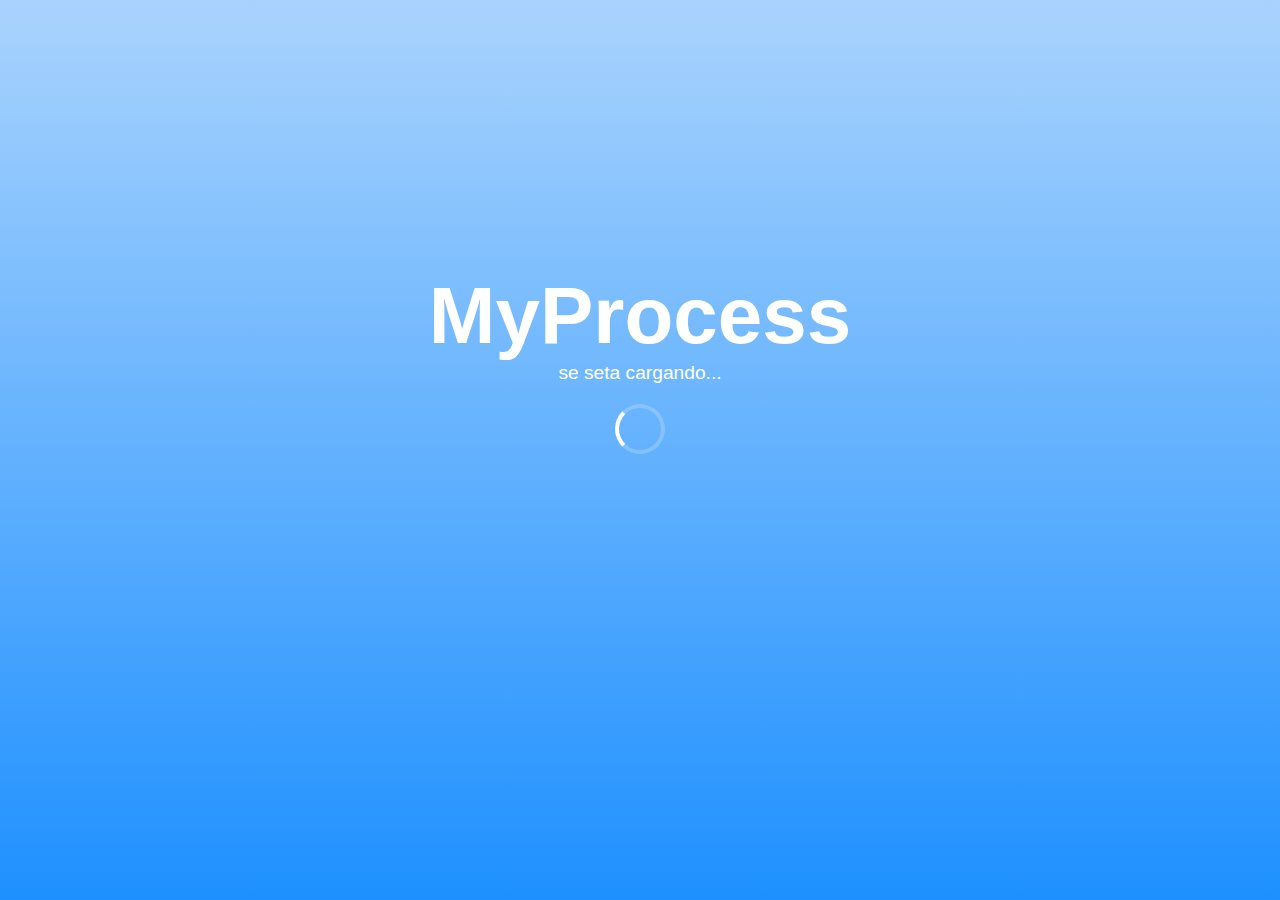
<file: index.html>
<!DOCTYPE html>
<html lang="es">
<head>
    <meta charset="UTF-8">
    <meta name="viewport" content="width=device-width, initial-scale=1.0, maximum-scale=1.0, user-scalable=no"/>
    <meta http-equiv="X-UA-Compatible" content="ie=edge">
    <title>Document</title>
    <link rel="stylesheet" href="style/index.css">
</head>
<body>
    <main class="container">
        <h1 class="app-title">MyProcess</h1>
        <p>se seta cargando...</p>
        <div class="loader"></div>
    </main>
    <!-- scripts -->
    <script src="js/index.js"></script>
</body>
</html>
</file>
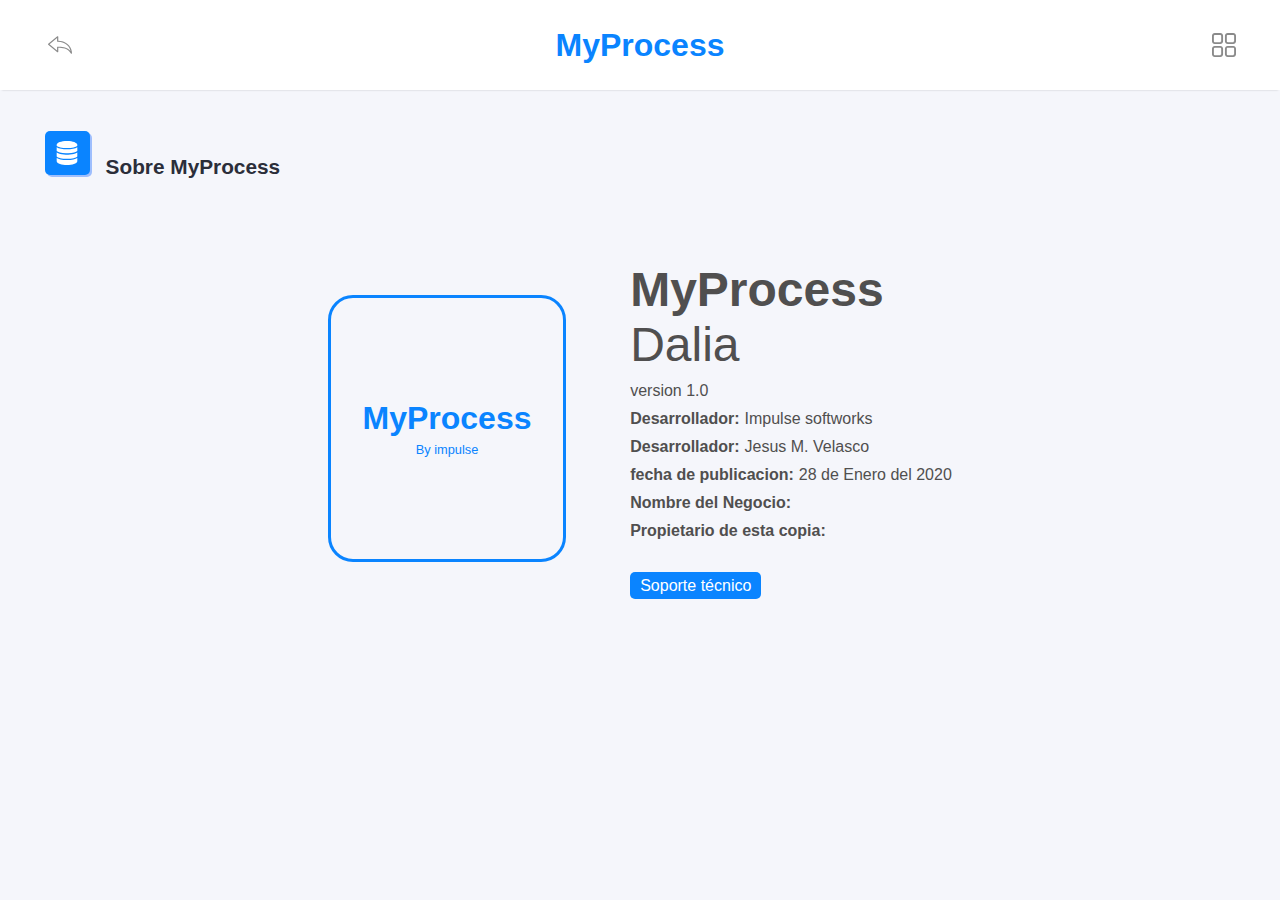
<file: about.html>
<!DOCTYPE html>
<html lang="es">
<head>
    <meta charset="UTF-8">
    <meta name="viewport" content="width=device-width, initial-scale=1.0, maximum-scale=1.0, user-scalable=no"/>
    <meta http-equiv="X-UA-Compatible" content="ie=edge">
    <title>MyProcess</title>
    <link rel="stylesheet" href="style/panel.css">
    <link rel="stylesheet" href="style/componentes.css">
    <!-- <link rel="stylesheet" href="style/backups.css"> -->
    <link rel="stylesheet" href="style/darkmode.css">
</head>
<body id="body">
    <!-- nav -->
    <nav class="navigation">
        <div class="navigation-division left">
            <button class="button mr" id="back"><img class="icon" src="assets/icons/previous.svg" alt=""></button>
        </div>
        <div class="navigation-division center">
            <h1 class="app-title">MyProcess</h1>
        </div>
        <div class="navigation-division rigth">
            <button class="button ml" id="menu"><img class="icon" src="assets/icons/menu.svg" alt=""></button>
        </div>
    </nav>
    <!-- lineproduction -->
    <main class="container">
        <!-- toolbar -->
        <div class="tool-bar">
            <div class="left div-50">
                <button class="button bkg-blue"><img src="assets/icons/database.svg" alt="" class="icon"></button>
                <div class="info">
                    <h2 class="sub-title">Sobre MyProcess</h2>
                    <!-- <p><span id="counter-g"></span> items</p> -->
                </div>
            </div>
            <div class="rigth div-50">
                <!-- <div class="search-container"> -->
                    <!-- <input type="text" name="" id="finder" placeholder="Search">                -->
                    <!-- <button class="button mr-small"><img class="icon" src="assets/icons/loupe.svg" alt=""></button>  -->
                <!-- </div> -->
            </div>
        </div>
        <div class="about-container">
            <div class="wrap">
                <section class="logo-container-left">
                        <div class="logo-container">
                            <p class="app-name">MyProcess</p>
                            <sub>By <span>impulse</span></sub>
                        </div>
                    </section>
                    <section class="info-container-right">
                    <p class="assing name"><span>MyProcess</span> Dalia</p>
                    <p class="assing version">version 1.0</p>
                    <p class="assing desarrollador"><span>Desarrollador:</span>Impulse softworks</p>
                    <p class="assing desarrollador"><span>Desarrollador:</span>Jesus M. Velasco</p>
                    <p class="assing fecha"><span>fecha de publicacion:</span>28 de Enero del 2020</p>
                    <p class="assing administrador"><span>Nombre del Negocio:</span><span id="nameStore"></span></p>
                    <p class="assing dueno"><span>Propietario de esta copia:</span><span id="adminStore"></span></p>
                    <section class="info">
                        <a href="#" id="support">Soporte técnico</a>
                        </section>
                    </section>
                </div>
        </div>
    </main>
     <!-- menu -->
     <nav class="overlay-menu" id="overlay">
            <div class="popup-menu" id="popup">
                <div class="link-container">
                    <a href="panel.html" class="link">Lineproduction</a> 
                 </div>
                 <div class="link-container">
                     <a href="lists.html" class="link">Listas</a>
                 </div>
                 <div class="link-container">
                     <a href="backup.html =" class="link">Respaldos</a>
                 </div>
                 <div class="link-container">
                    <a href="configurations.html" class="link">Configuracion</a>
                </div>
                 <div class="link-container">
                     <a href="about.html" class="link here">Sobre MyProcess</a>
                 </div>
                <div class=" no-border-bottom">
                    <button class="close" id="cerrar">Cerrar</button>
                </div>
            </div>
    </nav>
    <div class="overlay-delete" id="overlay-confirm">
        <div class="popup-delete" id="popConfirm">
            <section class="title-container">
                <p class="title">Soporte técnico</p>
            </section>
            <section class="description-container" style="flex-direction: column;">
                <p class="description">Para recibir soporte técnico sobre esta aplicación o cualquier otra de impulse por favor póngase en contacto con el desarrollador <b>Jesús Velasco</b>:</p>
                <p class="descripcion" style="font-size: 2rem; font-weight: lighter; color: dodgerblue; user-select: auto;">626 108 9114</p>
            </section>
            <section class="buttons-container">
                <button id="closePopupConfirm" style="width: 100%; border-right: none;">Cancelar</button>
                <!-- <a id="actionRespaldad">Aceptar</a> -->
            </section>
        </div>
    </div>
    <!-- scripts -->
    <script src="js/about.js"></script>
</body>
</html>
</file>
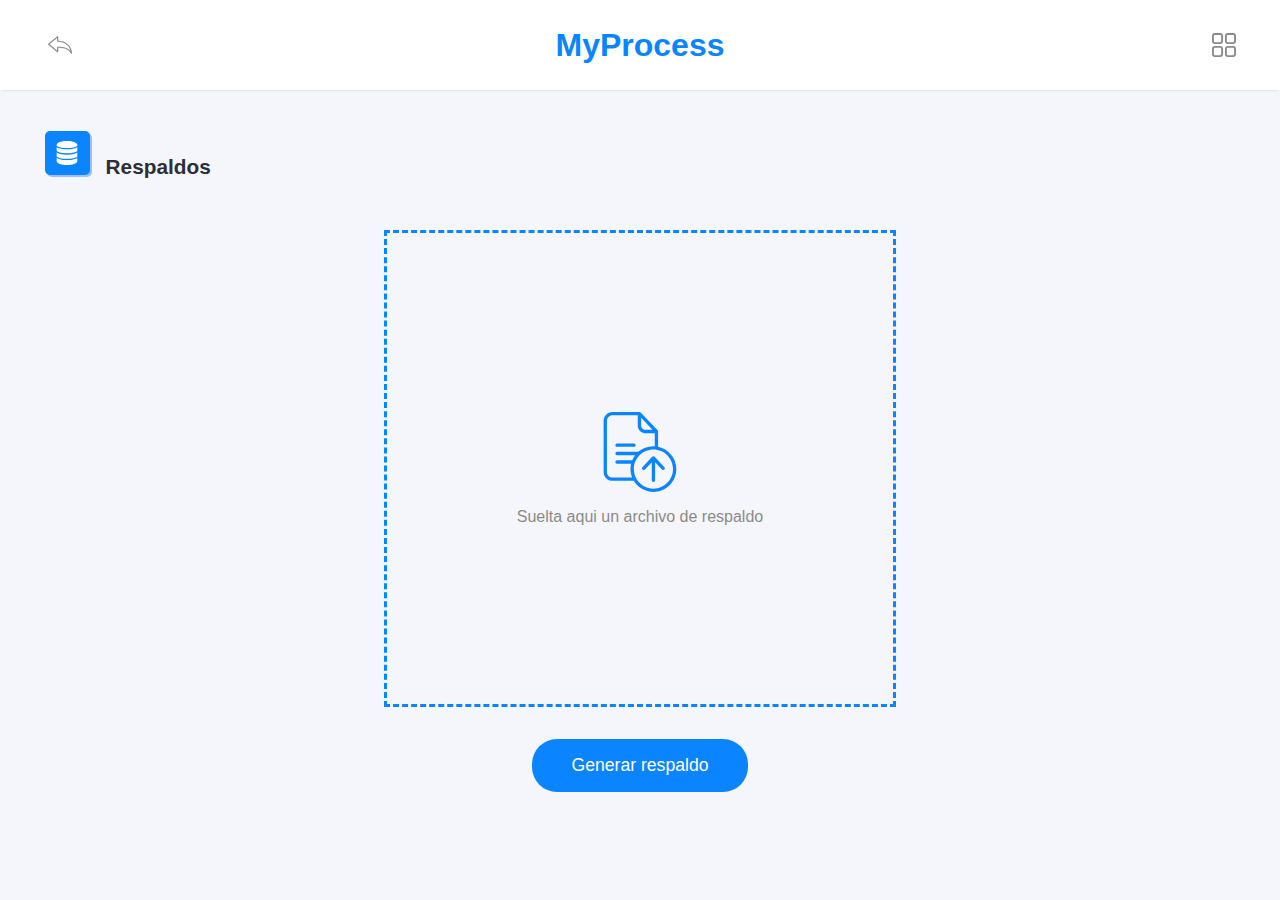
<file: backup.html>
<!DOCTYPE html>
<html lang="es">
<head>
    <meta charset="UTF-8">
    <meta name="viewport" content="width=device-width, initial-scale=1.0, maximum-scale=1.0, user-scalable=no"/>
    <meta http-equiv="X-UA-Compatible" content="ie=edge">
    <title>MyProcess</title>
    <link rel="stylesheet" href="style/panel.css">
    <link rel="stylesheet" href="style/componentes.css">
    <link rel="stylesheet" href="style/backups.css">
    <link rel="stylesheet" href="style/darkmode.css">
</head>
<body id="body">
    <!-- nav -->
    <nav class="navigation">
        <div class="navigation-division left">
            <button class="button mr" id="back"><img class="icon" src="assets/icons/previous.svg" alt=""></button>
        </div>
        <div class="navigation-division center">
            <h1 class="app-title">MyProcess</h1>
        </div>
        <div class="navigation-division rigth">
            <button class="button ml" id="menu"><img class="icon" src="assets/icons/menu.svg" alt=""></button>
        </div>
    </nav>
    <!-- lineproduction -->
    <main class="container">
        <!-- toolbar -->
        <div class="tool-bar">
            <div class="left div-50">
                <button class="button bkg-blue"><img src="assets/icons/database.svg" alt="" class="icon"></button>
                <div class="info">
                    <h2 class="sub-title">Respaldos</h2>
                    <!-- <p><span id="counter-g"></span> items</p> -->
                </div>
            </div>
            <div class="rigth div-50">
                <!-- <div class="search-container"> -->
                    <!-- <input type="text" name="" id="finder" placeholder="Search">                -->
                    <!-- <button class="button mr-small"><img class="icon" src="assets/icons/loupe.svg" alt=""></button>  -->
                <!-- </div> -->
            </div>
        </div>
        <!-- backups -->
        <div class="backups-container">
            <input type="file" name="file" id="file">
            <div class="drop-zone" id="drop-zone">
                <img src="assets/icons/file.svg" alt="" class="img-size rebote">
                <p class="text-description">Suelta aqui un archivo de respaldo</p>
            </div>
            <button class="btn-upload" id="backup">Generar respaldo</button>
        </div>
    </main>
     <!-- menu -->
     <nav class="overlay-menu" id="overlay">
            <div class="popup-menu" id="popup">
                <div class="link-container">
                    <a href="panel.html" class="link">Lineproduction</a> 
                 </div>
                 <div class="link-container">
                     <a href="lists.html" class="link">Listas</a>
                 </div>
                 <div class="link-container">
                     <a href="backup.html" class="link here">Respaldos</a>
                 </div>
                 <div class="link-container">
                    <a href="configurations.html" class="link">Configuracion</a>
                </div>
                 <div class="link-container">
                     <a href="about.html" class="link">Sobre MyProcess</a>
                 </div>
                <div class=" no-border-bottom">
                    <button class="close" id="cerrar">Cerrar</button>
                </div>
            </div>
    </nav>
      <!-- error modal window -->
      <div class="overlay-alert" id="errOverlay">
        <div class="popup-alert" id="errPop">
            <section class="title-container">
                <p class="title">Alert</p>
            </section>
            <section class="description-container">
                <p class="description" id="mensaje"></p>
            </section>
            <section class="buttons-container">
                <button id="closePopupAlert">Aceptar</button>
            </section>
        </div>
    </div>
    <!-- backup product window -->
    <div class="overlay-delete" id="overlay-backup">
        <div class="popup-delete" id="popBackup">
            <section class="title-container">
                <p class="title">Respaldar</p>
            </section>
            <section class="description-container">
                <p class="description">Estas a punto de respaldar la base de datos. Estas seguro?</p>
            </section>
            <section class="printer">
                    <input type="text" id="filename" placeholder="Nombre del archivo (No necesario)" class="input-r">
            </section>
            <section class="buttons-container">
                <button id="closePopupBackup">Cancelar</button>
                <a id="actionBackup">Aceptar</a>
            </section>
        </div>
    </div>
    <!-- confirm -->
    <div class="overlay-delete" id="overlay-confirm">
        <div class="popup-delete" id="popConfirm">
            <section class="title-container">
                <p class="title">Cargar respaldo</p>
            </section>
            <section class="description-container">
                <p class="description">Estas a punto de cargar un respaldo. Estas seguro?</p>
            </section>
            <section class="buttons-container">
                <button id="closePopupConfirm">Cancelar</button>
                <a id="actionRespaldad">Aceptar</a>
            </section>
        </div>
    </div>
    <!-- scripts -->
    <script src="js/backups.js"></script>
</body>
</html>
</file>
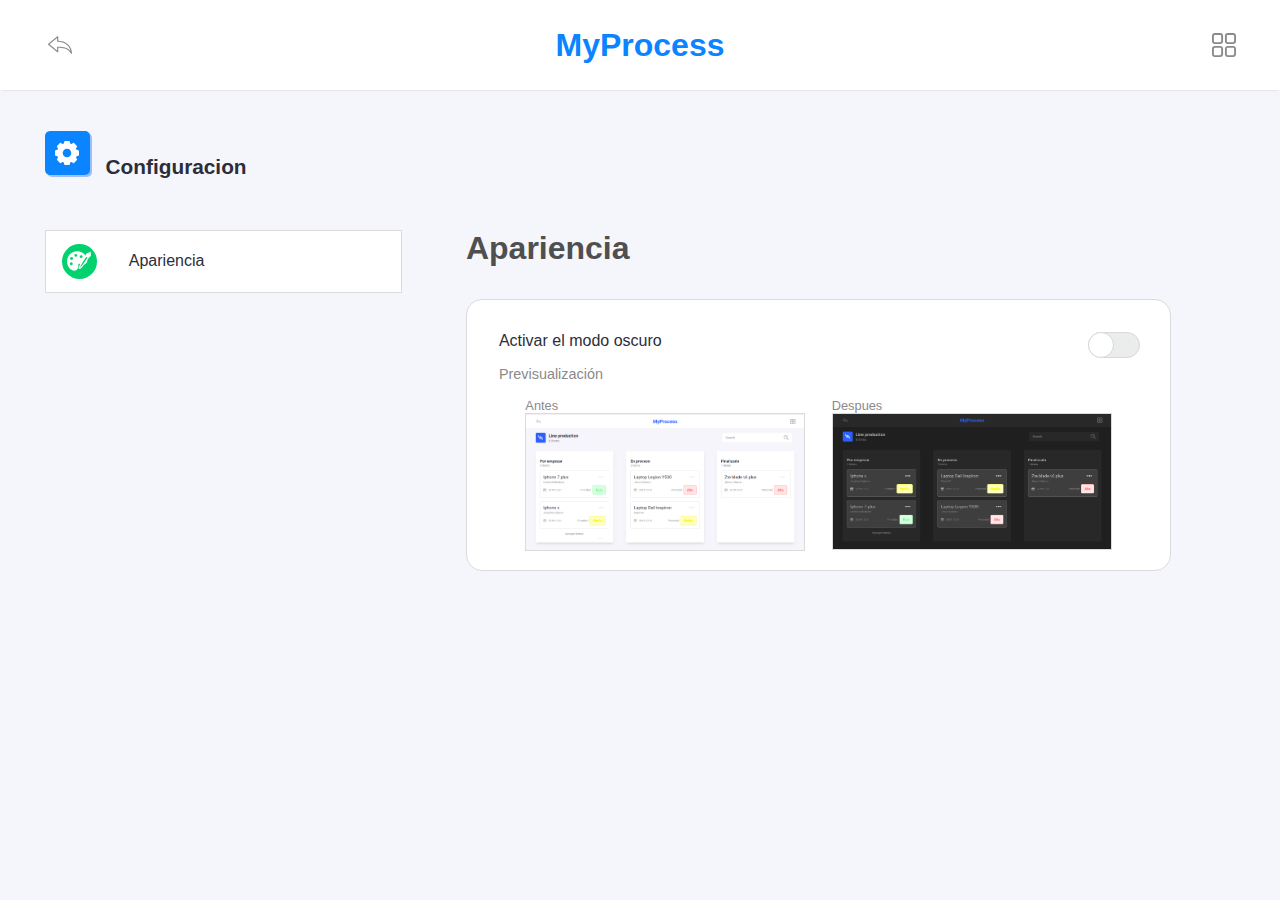
<file: configurations.html>
<!DOCTYPE html>
<html lang="es">
<head>
    <meta charset="UTF-8">
    <meta name="viewport" content="width=device-width, initial-scale=1.0, maximum-scale=1.0, user-scalable=no"/>
    <meta http-equiv="X-UA-Compatible" content="ie=edge">
    <title>MyProcess</title>
    <link rel="stylesheet" href="style/darkmode.css">
    <link rel="stylesheet" href="style/panel.css">
    <link rel="stylesheet" href="style/componentes.css">
    <link rel="stylesheet" href="style/configurations.css">
</head>
<body id="body"> 
    <!-- nav -->
    <nav class="navigation">
        <div class="navigation-division left">
            <button class="button mr" id="back"><img class="icon" src="assets/icons/previous.svg" alt=""></button>
        </div>
        <div class="navigation-division center">
            <h1 class="app-title">MyProcess</h1>
        </div>
        <div class="navigation-division rigth">
            <button class="button ml" id="menu"><img class="icon" src="assets/icons/menu.svg" alt=""></button>
        </div>
    </nav>
    <!-- lists -->
    <main class="container-configs container">
        <!-- toolbar -->
        <div class="tool-bar">
            <div class="left div-50">
                <button class="button bkg-blue"><img src="assets/icons/gear.svg" alt="" class="icon"></button>
                <div class="info">
                    <h2 class="sub-title">Configuracion</h2>
                    <!-- <p><span id="counter-g"></span> items</p> -->
                </div>
                <!-- <div id="tools" class="tools">
                    <button class="btnRestore" id="restore">Restaurar</button>
                </div> -->
            </div>
            <div class="rigth div-50">
                <div class="search-container">
                        <!-- <input type="text" name="" id="finder" placeholder="Search">                -->
                    <!-- <button class="button mr-small"><img class="icon" src="assets/icons/loupe.svg" alt=""></button>  -->
                </div>
            </div>
        </div>
        <!-- <div class="tabs-container" id="tabs">
            <button class="select-tab" id="all">Todo</button>
            <button id="to-do">Por empezar</button>
            <button id="doing">En proceso</button>
            <button id="done">Finalizado</button>
            <button id="processed">Procesados</button>
            <button id="recycleBin">Borrado</button>
        </div> -->
        <div class="configs-container">
            <aside class="configurations">
                <div class="config-section">
                    <div class="indicator"></div>
                    <div class="icon-tab green">
                        <img class="img-icon" src="assets/icons/art.svg" alt="">
                    </div>
                    <div class="name-section">Apariencia</div>
                </div>
                <!-- <div class="config-section">
                    <div class="indicator"></div>
                    <div class="icon-tab red">
                        <img class="img-icon" src="assets/icons/rocket.svg" alt="">
                    </div>
                    <div class="name-section">General</div>
                </div>
                <div class="config-section">
                    <div class="indicator"></div>
                    <div class="icon-tab">
                        <img class="img-icon" src="assets/icons/info.svg" alt="">
                    </div>
                    <div class="name-section">Sobre MyProcess</div>
                </div> -->
            </aside>
            <div class="options-container">
                <div class="options">
                    <div class="section-title">Apariencia</div>
                    <div class="option">
                        <div class="top">
                            <div class="description-option">Activar el modo oscuro</div>
                            <div class="check">
                                <input type='checkbox' class='ios8-switch' id='checkbox'>
                                <label for='checkbox'></label>
                            </div>
                        </div>
                        <div class="preview">
                            <div class="sub-title-option">Previsualización</div>
                            <div class="caputures-section">
                                <div class="capture">Antes<img src="assets/img/screenshot.png" alt=""></div>
                                <div class="capture">Despues<img src="assets/img/capturadarkmode.png" alt=""></div>
                            </div>
                        </div>
                    </div>
                    <!-- <div class="option">
                        <div class="top">
                            <div class="description-option">Activar el modo translúcido</div>
                            <div class="check">
                                <input type='checkbox' class='ios8-switch' id='checkbox'>
                                <label for='checkbox'></label>
                            </div>
                        </div>
                        <div class="preview">
                            <div class="sub-title-option">Previsualización</div>
                            <div class="caputures-section">
                                <div class="capture">Antes<img src="assets/img/screenshot.png" alt=""></div>
                                <div class="capture">Despues<img src="assets/img/screenshot.png" alt=""></div>
                            </div>
                        </div>
                    </div> -->
                </div>

            </div>
        </div>
    </main>
     <!-- menu -->
     <nav class="overlay-menu" id="overlay">
            <div class="popup-menu" id="popup">
                <div class="link-container">
                    <a href="panel.html" class="link">Lineproduction</a> 
                 </div>
                 <div class="link-container">
                     <a href="lists.html" class="link">Listas</a>
                 </div>
                 <div class="link-container">
                     <a href="backup.html" class="link">Respaldos</a>
                 </div>
                 <div class="link-container">
                    <a href="configurations.html" class="link here">Configuracion</a>
                </div>
                 <div class="link-container">
                     <a href="about.html" class="link">Sobre MyProcess</a>
                 </div>
                <div class=" no-border-bottom">
                    <button class="close" id="cerrar">Cerrar</button>
                </div>
            </div>
    </nav>
   

    <!-- scripts -->
    <script src="js/config.js"></script>
</body>
</html>
</file>
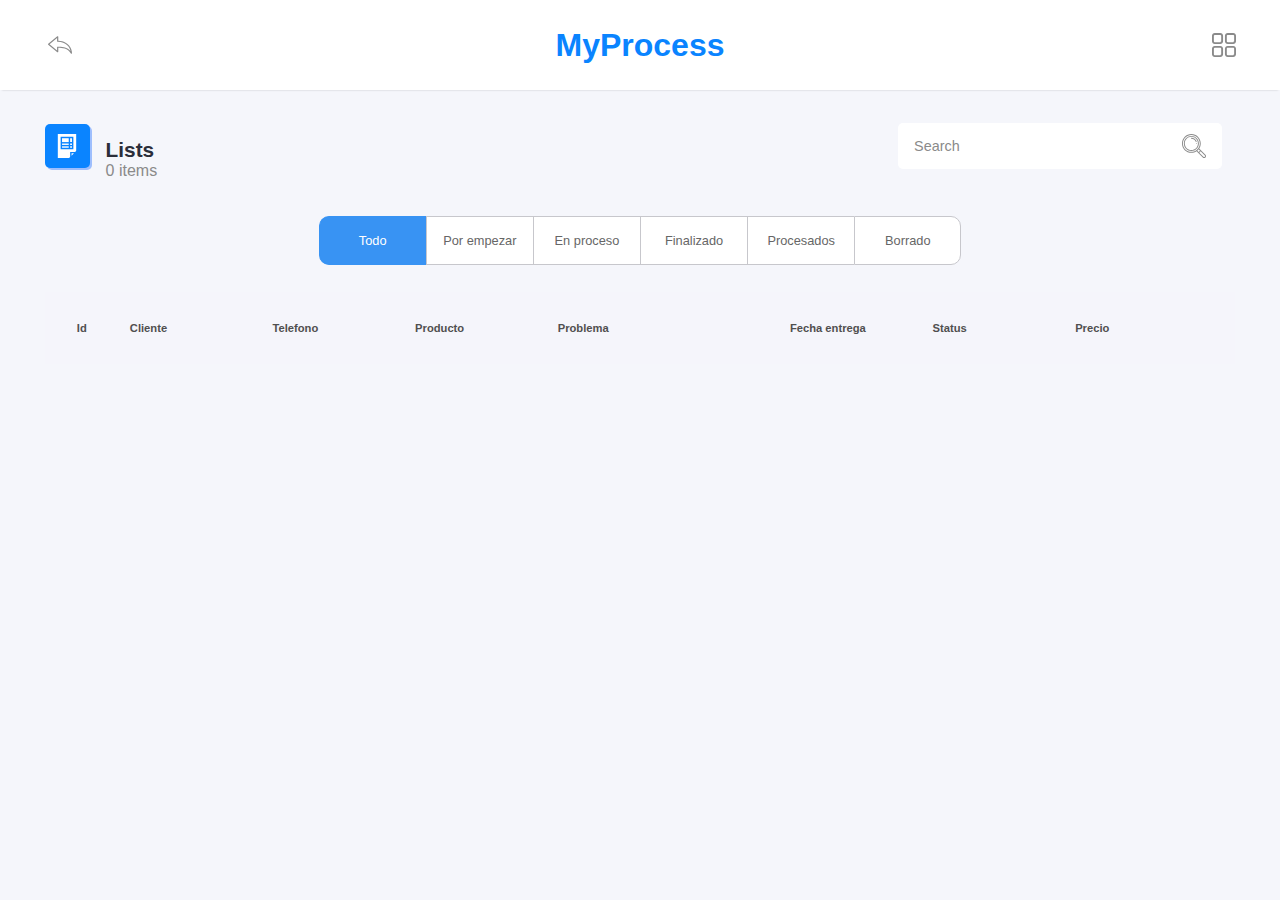
<file: lists.html>
<!DOCTYPE html>
<html lang="es">
<head>
    <meta charset="UTF-8">
    <meta name="viewport" content="width=device-width, initial-scale=1.0, maximum-scale=1.0, user-scalable=no"/>
    <meta http-equiv="X-UA-Compatible" content="ie=edge">
    <title>MyProcess</title>
    <link rel="stylesheet" href="assets/dragula/dragula.css">
    <link rel="stylesheet" href="style/panel.css">
    <link rel="stylesheet" href="style/componentes.css">
    <link rel="stylesheet" href="style/darkmode.css">
</head>
<body id="body">
    <!-- nav -->
    <nav class="navigation">
        <div class="navigation-division left">
            <button class="button mr" id="back"><img class="icon" src="assets/icons/previous.svg" alt=""></button>
        </div>
        <div class="navigation-division center">
            <h1 class="app-title">MyProcess</h1>
        </div>
        <div class="navigation-division rigth">
            <button class="button ml" id="menu"><img class="icon" src="assets/icons/menu.svg" alt=""></button>
        </div>
    </nav>
    <!-- lists -->
    <main class="container">
        <!-- toolbar -->
        <div class="tool-bar">
            <div class="left div-50">
                <button class="button bkg-blue"><img src="assets/icons/spreadsheet.svg" alt="" class="icon"></button>
                <div class="info">
                    <h2 class="sub-title">Lists</h2>
                    <p><span id="counter-g"></span> items</p>
                </div>
                <div id="tools" class="tools">
                    <button class="btnRestore" id="restore">Restaurar</button>
                </div>
            </div>
            <div class="rigth div-50">
                <div class="search-container">
                        <input type="text" name="" id="finder" placeholder="Search">               
                    <button class="button mr-small"><img class="icon" src="assets/icons/loupe.svg" alt=""></button> 
                </div>
            </div>
        </div>
        <div class="tabs-container" id="tabs">
            <button class="select-tab" id="all">Todo</button>
            <button id="to-do">Por empezar</button>
            <button id="doing">En proceso</button>
            <button id="done">Finalizado</button>
            <button id="processed">Procesados</button>
            <button id="recycleBin">Borrado</button>
        </div>
        <div class="table-container">
            <div class="table-header">
                <div class="col-name">Id</div>
                <div class="col-name">Cliente</div>
                <div class="col-name">Telefono</div>
                <div class="col-name">Producto</div>
                <div class="col-name">Problema</div>
                <div class="col-name">Fecha entrega</div>
                <div class="col-name">Status</div>
                <div class="col-name">Precio</div>
            </div>
            <div class="table-body" id="table-body">
                <!-- insert -->
                
            </div>
        </div>
    </main>
     <!-- menu -->
     <nav class="overlay-menu" id="overlay">
            <div class="popup-menu" id="popup">
                <div class="link-container">
                    <a href="panel.html" class="link">Lineproduction</a> 
                 </div>
                 <div class="link-container">
                     <a href="lists.html" class="link here">Listas</a>
                 </div>
                 <div class="link-container">
                     <a href="backup.html" class="link">Respaldos</a>
                 </div>
                 <div class="link-container">
                    <a href="configurations.html" class="link">Configuracion</a>
                </div>
                 <div class="link-container">
                     <a href="about.html" class="link">Sobre MyProcess</a>
                 </div>
                <div class=" no-border-bottom">
                    <button class="close" id="cerrar">Cerrar</button>
                </div>
            </div>
    </nav>
    <!-- options card -->
    <!-- Add Product modal window-->

    <!-- error modal window -->
    <div class="overlay-alert" id="errOverlay">
        <div class="popup-alert" id="errPop">
            <section class="title-container">
                <p class="title">Alert</p>
            </section>
            <section class="description-container">
                <p class="description" id="mensaje"></p>
            </section>
            <section class="buttons-container">
                <button id="closePopupAlert">Aceptar</button>
            </section>
        </div>
    </div>
    <!-- show info window -->
    <!-- edit product window -->

    <!-- restore product window -->
    <div class="overlay-delete" id="overlay-restore">
        <div class="popup-delete" id="popRestore">
            <section class="title-container">
                <p class="title">Restaurar</p>
            </section>
            <section class="description-container">
                <p class="description">Estas a punto de restaurar este elemento. Se visualizara de nuevo en el area "Por empezar". Estas seguro?</p>
            </section>
            <!-- <section class="printer"> -->
                <!-- <div class="label"> -->
                    <!-- <p class="lebel-item">Generar Ticket</p> -->
                <!-- </div> -->
                <!-- <div class="check"> -->
                        <!-- <input type='checkbox' class='ios8-switch' id='checkbox-1'> -->
                        <!-- <label for='checkbox-1'></label> -->
           <!--      </div> -->
            <!-- </section> -->
            <section class="buttons-container">
                <button id="closePopupRestore">Cancelar</button>
                <button id="actionRestore">Aceptar</button>
            </section>
        </div>
    </div>
    <!-- process  window-->

    <!-- print window  -->

    <!-- scripts -->
    <script src="js/lists.js"></script>
</body>
</html>
</file>
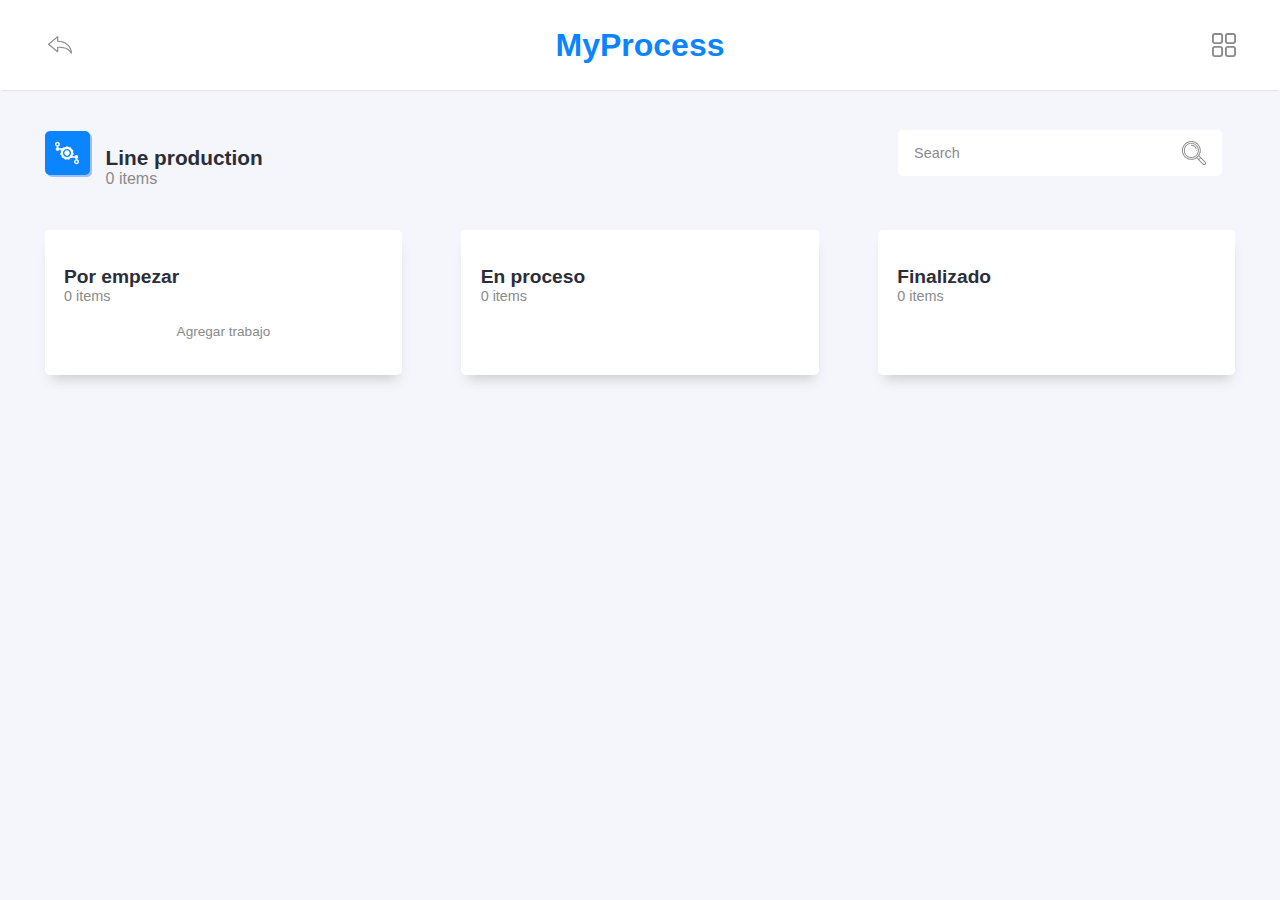
<file: panel.html>
<!DOCTYPE html>
<html lang="es">
<head>
    <meta charset="UTF-8">
    <meta name="viewport" content="width=device-width, initial-scale=1.0, maximum-scale=1.0, user-scalable=no"/>
    <meta http-equiv="X-UA-Compatible" content="ie=edge">
    <title>MyProcess</title>
    <link rel="stylesheet" href="assets/dragula/dragula.css">
    <link rel="stylesheet" href="style/panel.css">
    <link rel="stylesheet" href="style/componentes.css">
    <link rel="stylesheet" href="style/darkmode.css">
</head>
<body id="body">
    <!-- nav -->
    <nav class="navigation">
        <div class="navigation-division left">
            <button class="button mr" id="back"><img class="icon" src="assets/icons/previous.svg" alt=""></button>
        </div>
        <div class="navigation-division center">
            <h1 class="app-title">MyProcess</h1>
        </div>
        <div class="navigation-division rigth">
            <button class="button ml" id="menu"><img class="icon" src="assets/icons/menu.svg" alt=""></button>
        </div>
    </nav>
    <!-- lineproduction -->
    <main class="container">
        <!-- toolbar -->
        <div class="tool-bar">
            <div class="left div-50">
                <button class="button bkg-blue"><img src="assets/icons/assembly.svg" alt="" class="icon"></button>
                <div class="info">
                    <h2 class="sub-title">Line production</h2>
                    <p><span id="counter-g"></span> items</p>
                </div>
            </div>
            <div class="rigth div-50">
                <div class="search-container">
                        <input type="text" name="" id="finder" placeholder="Search">               
                    <button class="button mr-small"><img class="icon" src="assets/icons/loupe.svg" alt=""></button> 
                </div>
            </div>
        </div>
        <div class="tasks-app" id="main-zone">
            <!-- por empezar -->
            <div class="cards-container">
                <div class="top">
                    <div class="container-description">
                            <h3 class="list-title">Por empezar</h3>
                            <p class="list-subtitle"><span id="to-do-number"></span> items</p>
                    </div>
                    <!-- <button class="button"><img src="assets/icons/context-menu.svg" alt="" class="icon"></button> -->
                </div>
                <div class="center" id="to-do" class="todo">
                    <!-- <div class="card-job">
                        <div class="indicator"></div>
                        <div class="description-card">
                                <div class="title-card">
                                    <p class="name-product-card">Producto</p>
                                    <button class="button"><img src="assets/icons/context-menu.svg" alt="" class="icon"></button>

                                </div>
                                <div class="client">Jeus Velasco</div>                      
                        </div>
                        <div class="more-info-card">
                            <div class="tasks">
                                <img class="icon" src="assets/icons/office-clip.svg" alt="">
                                <p class="number-of-task">1</p>
                            </div> 
                            <div class="prioridad">
                                <div class="p-item baja">B</div>
                                <div class="p-item media">M</div>
                                <div class="p-item alta">A</div>
                            </div>
                        </div>
                    </div> -->
                </div>
                <div class="bottom">
                    <button class="button" id='addElement'>Agregar trabajo</button>
                </div>
            </div>
            <!-- en proceso -->
            <div class="cards-container">
                <div class="top">
                    <div class="container-description">
                            <h3 class="list-title">En proceso</h3>
                            <p class="list-subtitle"><span id="doing-number"></span> items</p>
                    </div>
                    <!-- <button class="button"><img src="assets/icons/context-menu.svg" alt="" class="icon"></button> -->
                </div>
                <div class="center" id="doing">
                    
                </div>
                <!-- <div class="bottom">
                    <button class="button">Add a job</button>
                </div> -->
            </div>
            <!-- filalizado -->
            <div class="cards-container">
                <div class="top">
                    <div class="container-description">
                            <h3 class="list-title">Finalizado</h3>
                            <p class="list-subtitle"><span id="done-number"></span> items</p>
                    </div>
                    <!-- <button class="button"><img src="assets/icons/context-menu.svg" alt="" class="icon"></button> -->
                </div>
                <div class="center" id="done">
                   
                </div>
                <!-- <div class="bottom">
                    <button class="button">Add a job</button>
                </div> -->
            </div>
        </div>
    </main>
     <!-- menu -->
     <nav class="overlay-menu" id="overlay">
            <div class="popup-menu" id="popup">
                <div class="link-container">
                    <a href="panel.html" class="link here">Lineproduction</a> 
                 </div>
                 <div class="link-container">
                     <a href="lists.html" class="link">Listas</a>
                 </div>
                 <div class="link-container">
                     <a href="backup.html" class="link">Respaldos</a>
                 </div>
                 <div class="link-container">
                    <a href="configurations.html" class="link">Configuracion</a>
                </div>
                 <div class="link-container">
                     <a href="about.html" class="link">Sobre MyProcess</a>
                 </div>
                <div class=" no-border-bottom">
                    <button class="close" id="cerrar">Cerrar</button>
                </div>
            </div>
    </nav>
    <!-- options card -->
    <div class="overlay-options" id="overlay-options">
       <div class="popup-options" id="optionsPop">
            <!-- <section class="title-container">
                <p class="title">Opciones</p>
            </section> -->
            <section class="opinoes" id="options">
                <div class="link-container">
                    <a href="#" id="show" class="link">Ver</a> 
                 </div>
                 <div class="link-container">
                    <a href="#" id="edit" class="link">Editar</a> 
                 </div>
                 <div class="link-container">
                    <a href="#" id="delete" class="link red">Eliminar</a> 
                 </div>
                 <div class="link-container hidden " id="p-container">
                    <a href="#" id="proccess" class="ss link">$ Procesar</a> 
                 </div>
                </section>
            <section class="buttons-container">
                <button id="closePopupOptions">Cerrar</button>
            </section>
       </div>
    </div>
    <!-- Add Product modal window-->
    <div class="overlay-add" id="overlay-add">
        <div class="popup-add" id="popup-add">
            <h2>Registrar producto</h2>
            <div class="container-data">
                <div class="equipo-data">
                        <div class="container-top">
                            <div class="item">
                                <p class="legend">Datos equipo</p>
                                <input type="text" class="text" placeholder="Nombre del equipo" id="nombre_equipo"> 
                            </div>
                            <div class="item-charger">
                                <p class="legend">Cargador</p>
                                <div class="check">
                                    <input type='checkbox' class='ios8-switch' id='checkbox-1'>
                                    <label for='checkbox-1'></label>
                                </div>
                            </div>
                        </div>
                       
                        <textarea class="text-area" cols="30" rows="10" placeholder="Describa el problema del equipo" id="problemas_equipo"></textarea>
                        <div class="more-info-product">
                                <p class="legend">Especificaciones</p>

                            <input type="text" class="sub-text" id="marca" placeholder="Marca">
                            <input type="text" class="sub-text" id="modelo" placeholder="Modelo">
                            <input type="text" class="sub-text" id="noSerie" placeholder="Serie/IMEI">
                            <input type="text" class="sub-text" id="color" placeholder="Color">
                        </div>
                        <div class="status-area">
                        
                        </div>
                </div>
                <div class="cliente-data">
                    <p class="legend">Datos cliente</p>
                    <input type="text" class="text" id="nombre_Cliente" placeholder="Nombre cliente">
                    <input type="text" class="text" id="dir" placeholder="Direccion">
                    <input type="text" class="text" id="telefono" placeholder="Numero de tel.">
                    <p class="legend">Fecha limite</p>
                    <input type="date" class="text" id="fecha">
                    <p class="legend">Prioridad</p>
                    
                    <div class="radio-group">
                        <label class="radio baja" >
                            <input type="radio" id="baja" class="option-input" name="example" />
                                Baja
                            </label>
                            <label class="radio media"  >
                              <input type="radio" id="media" class="option-input" name="example" />
                                Media
                            </label>
                            <label class="radio alta" >
                              <input type="radio" id="alta" class="option-input" name="example" />
                                Alta
                        </label>
                    </div>
                </div>
            </div>
           
            <div class="buttons-panel">
                <button class="cancel btn" id="closeAdd">Cancelar</button>
                <button class="save btn" id="saveAdd">Guardar</button>
            </div>
        </div>
    </div>
    <!-- error modal window -->
    <div class="overlay-alert" id="errOverlay">
        <div class="popup-alert" id="errPop">
            <section class="title-container">
                <p class="title">Alert</p>
            </section>
            <section class="description-container">
                <p class="description" id="mensaje"></p>
            </section>
            <section class="buttons-container">
                <button id="closePopupAlert">Aceptar</button>
            </section>
        </div>
    </div>
    <!-- show info window -->
    <div class="overlay-show" id="showOverlay">
        <div class="popup-show" id="popup-show">
            <section class="title-container">
                <p class="title">Informacion del producto</p>
            </section>
            <section class="data-container">
                <div class="row">
                    <div class="col">Nombre del equipo:</div>
                    <div class="col" id="nombreEquipo"></div>
                </div>
                <div class="row">
                    <div class="col">Problema del equipo:</div>
                    <div class="col" id="problema"></div>
                </div>
                <div class="row">
                    <div class="col">Marca:</div>
                    <div class="col" id="marca2"></div>
                </div>
                <div class="row">
                    <div class="col">Modelo:</div>
                    <div class="col" id="modelo2"></div>
                </div>
                <div class="row">
                    <div class="col">Serie/MEI:</div>
                    <div class="col" id="serie"></div>
                </div>
                <div class="row">
                    <div class="col">Color:</div>
                    <div class="col" id="color2"></div>
                </div>
                <!-- cliente -->
                <div class="row">
                    <div class="col">Nombre del Cliente:</div>
                    <div class="col" id="nCliente"></div>
                </div>
                <div class="row">
                    <div class="col">Direccion:</div>
                    <div class="col" id="direccion1"></div>
                </div>
                <div class="row">
                    <div class="col">Numero de tel.:</div>
                    <div class="col" id="tel"></div>
                </div>
                <div class="row">
                    <div class="col">Fecha limite:</div>
                    <div class="col" id="fecha2"></div>
                </div>
                <div class="row">
                    <div class="col">Prioridad:</div>
                    <div class="col" id="prioridad2"></div>
                </div>
            </section>
            <section class="buttons-container">
                <!-- <button id="closePopupShow">Cancelar</button> -->
                <button id="actionShow">Aceptar</button>
            </section>
        </div>
    </div>
    <!-- pendiente -->
    <!-- edit product window -->
    <div class="overlay-add" id="overlay-edit">
        <div class="popup-add" id="popup-edit">
            <h2>Editar producto</h2>
            <div class="container-data">
                <div class="equipo-data">
                        <!-- <p class="legend">Datos equipo</p> -->
                        <div class="container-top">
                                <div class="item">
                                    <p class="legend">Datos equipo</p>
                                    <input type="text" class="text" placeholder="Nombre del equipo" id="nombre_equipo1"> 
                                </div>
                                <div class="item-charger">
                                    <p class="legend">Cargador</p>
                                    <div class="check">
                                        <input type='checkbox' class='ios8-switch' id='checkbox-11'>
                                        <label for='checkbox-11'></label>
                                    </div>
                                </div>
                            </div>
                        <!-- <input type="text" class="text" placeholder="Nombre del equipo" id="nombre_equipo1"> -->
                        <textarea class="text-area" cols="30" rows="10" placeholder="Describa el problema del equipo" id="problemas_equipo1"></textarea>
                        <div class="more-info-product">
                                <p class="legend">Especificaciones</p>

                            <input type="text" class="sub-text" id="marca1" placeholder="Marca">
                            <input type="text" class="sub-text" id="modelo1" placeholder="Modelo">
                            <input type="text" class="sub-text" id="noSerie1" placeholder="Serie/IMEI">
                            <input type="text" class="sub-text" id="color1" placeholder="Color">
                        </div>
                        <div class="status-area">
                        
                        </div>
                </div>
                <div class="cliente-data">
                    <p class="legend">Datos cliente</p>
                    <input type="text" class="text" id="nombre_Cliente1" placeholder="Nombre cliente">
                    <input type="text" class="text" id="dir1" placeholder="Direccion">
                    <input type="text" class="text" id="telefono1" placeholder="Numero de tel.">
                    <p class="legend">Fecha limite</p>
                    <input type="date" class="text" id="fecha1">
                    <p class="legend">Prioridad</p>
                    
                    <div class="radio-group">
                        <label class="radio baja" >
                            <input type="radio" id="baja1" class="option-input" name="example" />
                                Baja
                            </label>
                            <label class="radio media"  >
                              <input type="radio" id="media1" class="option-input" name="example" />
                                Media
                            </label>
                            <label class="radio alta" >
                              <input type="radio" id="alta1" class="option-input" name="example" />
                                Alta
                        </label>
                    </div>
                </div>
            </div>
           
            <div class="buttons-panel">
                <button class="cancel btn" id="closeEdit">Cancelar</button>
                <button class="save btn" id="saveEdit">Guardar</button>
            </div>
        </div>
    </div>
    <!-- delete product window -->
    <div class="overlay-delete" id="overlay-delete">
        <div class="popup-delete" id="deletePop">
            <section class="title-container">
                <p class="title">Borrar</p>
            </section>
            <section class="description-container">
                <p class="description">Estas a punto de borrar este producto. ¿Estas seguro?</p>
            </section>
            <!-- <section class="printer"> -->
                <!-- <div class="label"> -->
                    <!-- <p class="lebel-item">Generar Ticket</p> -->
                <!-- </div> -->
                <!-- <div class="check"> -->
                        <!-- <input type='checkbox' class='ios8-switch' id='checkbox-1'> -->
                        <!-- <label for='checkbox-1'></label> -->
           <!--      </div> -->
            <!-- </section> -->
            <section class="buttons-container">
                <button id="closePopupDelete">Cancelar</button>
                <button id="actionDelete">Aceptar</button>
            </section>
        </div>
    </div>
    <!-- process  window-->
    <div class="overlay-proceso" id="processOverlay">
            <div class="popup-proceso" id="procesoPop">
                <section class="title-container">
                    <p class="title">$ Procesar</p>
                </section>
                <section class="description-container">
                    <p class="dregisterescription">Estas procesando este producto. ¿Estas seguro?</p>
                </section>
                <section class="money-in">
                    <fieldset class="single-input">
                        <!-- <label class="title-input">Precio</label> -->
                        <input type="text" id="costo" placeholder="Costo" class="input input-money mb-inputs">
                        <!-- <div class="divisa-cobranza" id="divisaMoneyIn">MXN</div> -->
                    </fieldset>
                    <fieldset class="single-input">
                        <!-- <label class="title-input">Precio</label> -->
                        <input type="text" id="pago" placeholder="Pago" class="input input-money mb-inputs">
                        <!-- <div class="divisa-cobranza" id="divisaMoneyIn">MXN</div> -->
                    </fieldset>
                </section>
                <section class="printer">
                    <div class="label">
                        <p class="lebel-item">Generar Ticket</p>
                    </div>
                    <div class="check">
                            <input type='checkbox' class='ios8-switch' id='checkbox'>
                            <label for='checkbox'></label>
                    </div>
                </section>
                <section class="buttons-container">
                    <button id="closePopupProcess">Cancelar</button>
                    <button id="actionProcess">Aceptar</button>
                </section>
            </div>
        </div>
        <!-- print window  -->
        <div class="overlay-print" id="overlay-print">
            <div class="popup-print" id="popup-print">
                <section class="title-container">
                    <p class="title">Imprimir ticket</p>
                </section>
                <div class="print-area">
                <div id="insertTicket" class="insertTicket">
                    <p>Vista de impresion</p> 
                </div>
                <p class="name-area">Vista de impresion</p>
                </div>
                <section class="buttons-container">
                    <button id="closePopupPrint">Cancelar</button>
                    <button id="actionPrint">Aceptar</button>
                </section>
            </div>
        </div>
    <!-- scripts -->
    <script src="assets/dragula/dragula.js"></script>
    <script src="js/draggable.js"></script>
    <script src="js/panel.js"></script>
</body>
</html>
</file>
<file: style/index.css>
*{
    margin: 0;
    padding: 0;
    box-sizing: border-box;
}
body{
    user-select: none;
    font-family: -apple-system, BlinkMacSystemFont, 'Segoe UI', Roboto, Oxygen, Ubuntu, Cantarell, 'Open Sans', 'Helvetica Neue', sans-serif;
}
.container {
    height: 100vh;
    background-image: linear-gradient(rgb(169, 211, 253), dodgerblue);
}
/* app title */
.app-title{
    text-align: center;
    color: white;
    padding-top: 30vh;
    font-size: 5em;
}
p{
    color: white;
    text-align: center;
    font-size: 1.2em;
}
/* loader */
.loader,
.loader:after {
  border-radius: 50%;
  width: 10em;
  height: 10em;
}
.loader {
  margin: 20px auto;
  font-size: 5px;
  position: relative;
  text-indent: -9999em;
  border-top: .8em solid rgba(255, 255, 255, 0.2);
  border-right: .8em solid rgba(255, 255, 255, 0.2);
  border-bottom: .8em solid rgba(255, 255, 255, 0.2);
  border-left: .8em solid #ffffff;
  -webkit-transform: translateZ(0);
  -ms-transform: translateZ(0);
  transform: translateZ(0);
  -webkit-animation: load8 1.1s infinite linear;
  animation: loader 1.1s infinite linear;
}

@keyframes loader {
  0% {
    -webkit-transform: rotate(0deg);
    transform: rotate(0deg);
  }
  100% {
    -webkit-transform: rotate(360deg);
    transform: rotate(360deg);
  }
}
</file>
<file: style/panel.css>
:root{
    --white: #ffffff;
    --blue: dodgerblue;
    /* --blue: #2F60FF; */

    --black: #2B2E3A;
    --grey: #8A8A8A;
}
*{
    margin: 0;
    padding: 0;
    box-sizing: border-box;
}
body{
    font-family: -apple-system, BlinkMacSystemFont, 'Segoe UI', Roboto, Oxygen, Ubuntu, Cantarell, 'Open Sans', 'Helvetica Neue', sans-serif;
    height: 100vh;
    background: #F5F6FB;
    user-select: none;
    /* background-image: linear-gradient(rgba(0, 0, 0, 0.1), rgba(0, 0, 0, 0.1)), url(https://images.pexels.com/photos/2010254/pexels-photo-2010254.jpeg?auto=compress&cs=tinysrgb&dpr=1&w=500); */
    background-position: center;
    background-repeat: no-repeat;
    background-size: cover;
}
/* mavigatiom */
.navigation{
    background: var(--white);
    display: flex;
    justify-content: space-between;
    align-items: center;
    height: 10vh;
    box-shadow: 0 2px 2px -2px rgba(0,0,0,.2);
}
.navigation-division{
    width: 33%;
    padding: .8rem 3em;
    /* background: red; */
}
.center{
    text-align: center;
}
.app-title {
    color: var(--blue);
}
.rigth {
    display: flex;
    justify-content: flex-end;
}
.left{
    display: flex;
}
.button{
    background: none;
    border: none;
    width: 1.5em;
    display: flex;
    align-items: center;
    color: #E3E5E6;
}
button:focus, input[type="text"]:focus{
    outline: 0;
}
.icon{
    width: 1.5rem;
}
.mr {
    margin-right: 5em;
}
.mr-small{
    margin-right: 1em;
}

/* toolkit */

main.container {
    display: flex;
    flex-direction: column;
    width: auto;
    height: 90vh;
    padding: 0 3.5vw;
    padding-top: 2vh;
}
.tool-bar{
    display: flex;
    justify-content: space-between;
    width: 100%;
    height: 10vh;
    margin-bottom: 2rem;
}
.div-50 {
    /* background:dodgerblue; */
    width: 50%;
    height: 100%;
    display: flex;
    align-items: center;
}
.bkg-blue {
    background: var(--blue);
    width: 3.5vw;
    height: 3.5vw;
    display: flex;
    justify-content: center;
    margin-right: 1rem;
    border-radius: 5px;
    box-shadow:  2px 2px rgba(71, 134, 255, 0.5);
}
.sub-title{
    color: var(--black);
    font-size: 1.3rem;
}
.info p {
    color: var(--grey);
}
.search-container{
    display: flex;
    justify-content: flex-end;
    width: 100%;
}
.search-container .button {
    background: #fff;
    /* background: var(--blue); */
    padding: .67rem 1rem;
    width: auto;
    border-radius: 0 5px 5px 0;

}
.search-container input[type="text"]{
    padding: .7rem 1rem;
    border: none;
    width: 45%;
    border-radius: 5px 0 0 5px;
    font-size: .9em;
    color: var(--grey);
}
input::placeholder{
    color: var(--grey);
}
/* card */
.tasks-app{
    display: flex;
    justify-content: space-between;
}
.cards-container{
    background: var(--white);
    width: 30%;
    padding: 20px 1.5vw;
    border-radius: 5px;
    /* height: 65vh; */
    min-height: auto;
    max-height: auto;
    position: relative;
    /* box-shadow: 0px 7px 8px 0px rgba(0,0,0,0.75); */
    /* box-shadow: 0px 7px 8px -5px rgba(0,0,0,0.75); */
    /* box-shadow: 0px 7px 7px -6px rgba(204,204,204,1); */
    box-shadow: 1px 10px 12px -6px rgba(204,204,204,1);
}

.top{
    padding: 1rem 0;
    display: flex;
    justify-content: space-between;

}
.cards-container .center{
    max-height: 50vh;
    overflow: scroll;
    overflow-x: hidden;
    overflow-x: auto;
    overflow-y: auto;
    padding-bottom: 35px;
    
}
.center::-webkit-scrollbar{
    display: none;
}
.container-description{
    width: 70%;
}
.list-title {
    font-size: 1.2rem;
    color: var(--black);
}
.list-subtitle{
    font-size: .9rem;
    color: var(--grey);
}

.card-job{
    /* background: springgreen; */
    border: 1px solid rgb(219, 219, 219);
    text-align-last: left;
    padding: 1em;
    border-radius: 5px;
    margin-bottom: 1rem;
    background: #fff;
    position: relative;
}

.description-card{
    /* background: red; */
    margin-bottom: .5rem;

}
.title-card{
    font-size: 1.3em;
    margin-bottom: .2rem;
    color: var(--black);
    display: flex;
    justify-content: space-between;
    padding-right: 5px;
}
.more {
    width: 10%;
    cursor: pointer;
    z-index: 3;
}
.client{
    font-size: .8em;
    color: var(--grey);
}
/* more info card */
.more-info-card{
    display: flex;
    justify-content: space-between;
    /* background: salmon; */

}
.tasks{
    /* background: saddlebrown; */
    display: flex;
    align-items: center;

}
.tasks .icon{
    width: .9rem; 
    margin-right: .3rem;
}
.number-of-task{
    font-size: .8rem;
    color: var(--grey);
    /* background: rgb(208, 226, 252); */
    /* color: white; */
    padding: .5em;
    /* border: 1px solid rgb(144, 182, 238); */
}
.bottom{
    /* padding: 1rem 0;   */
    display: flex;
    justify-content: center;  
    background: var(--white);
    position: absolute;
    bottom: 20px;
    z-index: 3;
    width: 89.3%;
}
.bottom .button{
    display: inline-block;
    width: 100%;
    height: 100%;
    color: var(--grey);
    padding: 1rem 0;  

    font-size: .85rem;
    /* background: seagreen; */
}

.prioridad{
    color: var(--grey);
    display: flex;
    align-items: center;

}
.prioridad span{
    font-size: .8em;
}
.p-item{
    /* background: lightgreen; */
    padding: .7em 1em;
    margin-left: 5px;
    border-radius: 5px;
    font-weight: 800;

}
.baja {
    background: rgb(222, 248, 222);
    color: lightgreen;
    border: 1px solid lightgreen;
    /* display: none; */
}
.media{
    background: rgb(255, 248, 193);
    color: rgb(255, 230, 0);
    border: 1px solid rgb(250, 231, 60);
    /* display: none; */


}
.alta {
    background: rgb(252, 231, 231);
    color: lightcoral;
    border: 1px solid lightcoral;
    /* display: none; */
}
.overlay-card{
    position: absolute;
    width: 100%;
    height: 100%;
    top: 0;
    right: 0;
    cursor: grab;

    /* background: seagreen; */
}
</file>
<file: style/componentes.css>
:root {
    --background-color-pop: rgba(0, 0, 0, 0.5);
    --black: #2B2E3A;
    --grey: #8A8A8A;
    --second-color: #5CCAFF;
    
    --blue: rgb(10,132,255) ;
    --background-color: rgb(242, 242, 247);
    --background-color-pop: rgba(0, 0, 0, .3);
    --fz-big: 1.1em;
    --color-text-title: #504f4f;
}
.hidden {
    display: none;
}
.ss {
    color: #d4af37 !important;
    font-weight: 800 !important;
}
*{
    box-sizing: border-box;
}
/* Component 1 : Menu */
.overlay-menu{
    background-color: var(--background-color-pop);
    position: fixed;
    top: 0;
    bottom: 0;
    left: 0;
    right: 0;
    display: flex;
    align-items: center;
    justify-content: center;
    visibility: hidden;
    z-index: 9;

}
.overlay-menu  .no-border-bottom{
    border-bottom: none;
}
.overlay-menu.active{
    visibility: visible;
}
.overlay-menu > .popup-menu{
    background: #fff;
    box-shadow: inset -2px 1px 7px 0px rgba(235, 236, 236, 0.45);
    border-radius: 12px;
    text-align: center;
    width: 30VW;
    transition: .3s ease all;
    transform: scale(0.7);
    opacity: 0;
}

.popup-menu .here{
    font-weight: 700;
}
.popup-menu.active {
    transform: scale(1);
    opacity: 1;
}
.link-container{
    border-bottom: 1px solid #efefef;
}

.link-container > .link{    
    display: inline-block;
    width: 100%;
    height: 100%;
    padding: 2vh 0;
    text-decoration: none;
    color: #504f4f;
    font-size: 14px;
}
.overlay-menu .close{
    display: inline-block;
    width: 100%;
    height: 100%;
    padding: 2.5vh 0;
    text-decoration: none;
    font-size: 16px;
    background: none;
    border: none;
    color: rgb(10, 132, 255);
    font-weight: 700;
    /* background-color: rgb(221, 236, 250); */
    border-radius: 0 0 12px 12px;
}
.overlay-menu .close:focus {
    outline: none;
}

/*  */

.overlay-add{
    background-color: var(--background-color-pop);
    position: fixed;
    top: 0;
    bottom: 0;
    left: 0;
    right: 0;
    display: flex;
    align-items: center;
    justify-content: center;
    visibility: hidden;
    z-index: 9;
}
.container-top {
    display: flex;
    /* align-items: center; */
    /* background: red; */
    padding-top: 0;
    padding-bottom: 0;
    margin-top: 0;
}
.container-top .item {
    width: 85%;
}
.item input {
    width: 100%;
}
.item-charger{
    height: auto;
    padding: 0;
    height: 0;
    background: red;
    margin-left: 5%;
    
}
.item-charger .legend {
    margin-bottom: .95em;
}
.overlay-add > .popup-add{
    background: #fff;
    box-shadow: inset -2px 1px 7px 0px rgba(235, 236, 236, 0.45);
    border-radius: 12px;
    text-align: center;
    width: 70VW;
    transition: .3s ease all;
    transform: scale(0.7);
    opacity: 0;
}
.popup-add h2 {
    width: 100;
    font-weight: 500;
    color: var(--color-text-title);
    padding: .5em;
}
.container-data{
    display: flex;
    justify-content: space-between;
    border-top: 1px solid #ccc;
}
.equipo-data, .cliente-data{
    display: flex;
    flex-direction: column;
}
.equipo-data{
    padding: 2em 1em  1em 2em;

    width: 68%;
    border-right: 1px solid #ccc;
}
.cliente-data{
    padding: 2em 2em 1em 1em;
    width: 32%;
}
.legend{
    width: 100%;
    text-align-last: left;
    margin-bottom: .5em;
    color: var(--black);
}
.text, .text-area, .sub-text {
    padding: 1em;
    color:  var(--black);
    margin-bottom: 1em;
    font-family: sans-serif;
    border: 1px solid rgb(175, 175, 175);
}
#fecha{
    color: var(--grey);
}
.text-area {
    max-height: 150px;
    min-width: 100%;
    resize: none;
}
.more-info-product{
    display: flex;
    flex-wrap: wrap;
    justify-content: space-between;
}
.sub-text {
    width: 49%;
}
.buttons-panel{
    border-top: 1px solid #ccc;
    padding: 1em;
    display: flex;
    justify-content: flex-end;
}
.buttons-panel .btn {
    /* background: none; */
    /* border: 1px solid var(--grey); */
    padding: 1em 3em;
    border-radius: 1em;
    margin-left: 1em;
    border: none;
    font-weight: 800;
}
.cancel {
    color: lightcoral;
    background: rgb(255, 224, 224);
    /* border: 1px solid lightcoral; */
}
.save {
    color: dodgerblue;
    background: rgb(221, 236, 250);
    /* border: 1px solid dodgerblue; */
}
/* Component : SHOW */
.overlay-show{
    background-color: var(--background-color-pop);
    position: fixed;
    top: 0;
    bottom: 0;
    left: 0;
    right: 0;
    display: flex;
    align-items: center;
    justify-content: center;
    visibility: hidden;
    z-index: 10;
}
.popup-show{
    background: #fff;
    box-shadow: inset -2px 1px 7px 0px rgba(235, 236, 236, 0.45);
    border-radius: 12px;
    text-align: center;
    width: 45VW;
    transition: .3s ease all;
    transform: scale(0.7);
    opacity: 0; 
}
.title-container{
    display: flex;
    justify-content: center;
    width: 80%;
    margin: 0 auto;
    padding-top: 3.5vh;
}
.popup-show .title-container >  .title{
    font-size: 1.5em;
    font-weight: bold;
    color: var(--color-text-title);
}
.data-container > :last-child{
    border-bottom: 0 !important;
}
.data-container .row{
    width: 80%;
    margin-left: auto;
    margin-right: auto;
    border-bottom: 1px solid rgba(212, 212, 212, 0.95);
    padding: .5rem;
    display: flex;
}
.data-container .row .col{
    /* background: springgreen; */
    width: 50%;
}
.data-container .row > :nth-child(1) {
    font-weight: 500;
}
.data-container .row > :nth-child(2) {
    font-weight: lighter;
}
.popup-show .buttons-container {
    display: flex;
    justify-content: center;
    width: 100%;
    margin: 0 auto;
    border-top: .1vh solid rgb(199,199,204);
}
.popup-show .buttons-container > button{
    width: 100%;
    padding: 2.5vh;
    background: none;
    border: none;
    color: rgb(10, 132, 255);
    font-weight: 700;
}
/* Component 6 : Alert */
.overlay-alert{
    background-color: var(--background-color-pop);
    position: fixed;
    top: 0;
    bottom: 0;
    left: 0;
    right: 0;
    display: flex;
    align-items: center;
    justify-content: center;
    visibility: hidden;
    z-index: 10;
}
.overlay-alert p{
    margin: 0;
}
.overlay-alert.active{
    visibility: visible;
}
.popup-alert{
    background: #fff;
    box-shadow: inset -2px 1px 7px 0px rgba(235, 236, 236, 0.45);
    border-radius: 12px;
    text-align: center;
    width: 30VW;
    transition: .3s ease all;
    transform: scale(0.7);
    opacity: 0;
}
.popup-alert .title-container{
    display: flex;
    justify-content: center;
    width: 80%;
    margin: 0 auto;
    padding-top: 3.5vh;
}
 .popup-alert .title-container >  .title{
    font-size: 1.5em;
    font-weight: bold;
    color: var(--color-text-title);
}
.description-container{
    display: flex;
    justify-content: center;
    width: 80%;
    margin: 0 auto;
    padding: 3vh 0;
}
.description-container > .description{
    font-size: 1.1em;
    font-weight: 400;
    color: var(--color-text-content);
}
.buttons-container{
    display: flex;
    justify-content: center;
    width: 100%;
    margin: 0 auto;
    border-top: .1vh solid rgb(199,199,204);
}
.popup-alert .buttons-container > button{
    width: 100%;
    padding: 2.5vh;
    background: none;
    border: none;
    color: rgb(10, 132, 255);
    font-weight: 700;
}
.buttons-container > button:focus{
    outline: 0;
}
/*  */
.radio-group {
    display: flex;
}
.radio-group .radio{
    padding: .7em 1em;
    margin-left: 5px;
    border-radius: 5px;
    font-weight: 800;
}
.option-input {
    display: none;
}
.baja {
    background: rgb(222, 248, 222);
    color: lightgreen !important;
    border: 1px solid lightgreen;
}
.media{
    background: rgb(255, 248, 193);
    color:  rgb(255, 230, 0) !important;
    border: 1px solid rgb(250, 231, 60);
}
.alta {
    background: rgb(252, 231, 231);
    color: lightcoral !important;
    border: 1px solid lightcoral;
}
/* options card popup */
.overlay-options {
    background-color: var(--background-color-pop);
    position: fixed;
    top: 0;
    bottom: 0;
    left: 0;
    right: 0;
    display: flex;
    align-items: center;
    justify-content: center;
    visibility: hidden;
    z-index: 9;
}
.popup-options {
    background: #fff;
    box-shadow: inset -2px 1px 7px 0px rgba(235, 236, 236, 0.45);
    border-radius: 12px;
    text-align: center;
    width: 30VW;
    transition: .3s ease all;
    transform: scale(0.7);
    opacity: 0;
}
.popup-options .title {
    font-size: 1.5em;
    font-weight: bold;
    color: var(--color-text-title);
}
.popup-options .buttons-container {
    display: flex;
    justify-content: center;
    width: 100%;
    margin: 0 auto;
    border: none;
}

.popup-options .buttons-container > button{
    width: 100%;
    padding: 2.5vh;
    background: none;
    border: none;
    color: rgb(10, 132, 255);
    font-weight: 700;
}
/* save */
.overlay-delete{
    background-color: var(--background-color-pop);
    position: fixed;
    top: 0;
    bottom: 0;
    left: 0;
    right: 0;
    display: flex;
    align-items: center;
    justify-content: center;
    z-index: 9;
    visibility: hidden;
}
.overlay-delete p{
    margin: 0;
}
.overlay-delete.active{
    visibility: visible;
}
.popup-delete{
    background: #fff;
    box-shadow: inset -2px 1px 7px 0px rgba(235, 236, 236, 0.45);
    border-radius: 12px;
    text-align: center;
    width: 30VW;
    transition: .3s ease all;
    transform: scale(0.7);
    opacity: 0;
}
.overlay-delete  .title-container{
    display: flex;
    justify-content: center;
    width: 80%;
    margin: 0 auto;
    padding-top: 3.5vh;
}
.overlay-delete  .title{
    font-size: 1.5em;
    font-weight: bold;
    color: var(--color-text-title);
}
.overlay-delete .description-container{
    display: flex;
    justify-content: center;
    width: 80%;
    margin: 0 auto;
    padding: 3vh 0;
}
.overlay-delete .description{
    font-size: 1em;
    font-weight: 400;
    color: var(--color-text-content);
}
.overlay-delete .buttons-container{
    display: flex;
    justify-content: center;
    width: 100%;
    margin: 0 auto;
    border-top: .1vh solid rgb(199,199,204);
}
.overlay-delete > .popup-delete > .buttons-container :nth-child(1){
    border-right: .1vh solid rgb(199,199,204);
    color: rgb(10, 132, 255);
}
.overlay-delete .buttons-container > button{
    width: 50%;
    padding: 2.5vh;
    background: none;
    border: none;
    color: rgb(10, 132, 255);
    font-weight: 700;
}
.overlay-delete .buttons-container > button:focus{
    outline: 0;
}

/* checkbox */
.check {
    display: flex;
    flex-direction: column;
}
input[type="checkbox"].ios8-switch {
    position: absolute;
    margin: 8px 0 0 16px;    
}
input[type="checkbox"].ios8-switch + label {
    position: relative;
    padding: 5px 0 0 50px;
    line-height: 2.0em;
}

input[type="checkbox"].ios8-switch + label:before {
    content: "";
    position: absolute;
    display: block;
    left: 0;
    top: 0;
    width: 50px; /* x*5 */
    height: 24px; /* x*3 */
    border-radius: 16px; /* x*2 */
    background: rgb(235, 236, 236);
    border: 1px solid #d9d9d9;
    -webkit-transition: all 0.3s;
    transition: all 0.3s;
}
input[type="checkbox"].ios8-switch + label:after {
    content: "";
    position: absolute;
    display: block;
    left: 0px;
    top: 00px;
    width: 24px; /* x*3 */
    height: 24px; /* x*3 */
    border-radius: 16px; /* x*2 */
    background: #fff;
    border: 1px solid #d9d9d9;
    -webkit-transition: all 0.3s;
    transition: all 0.1s;
}
input[type="checkbox"].ios8-switch + label:hover:after {
    box-shadow: 0 0 5px rgba(0,0,0,0.3);
}
input[type="checkbox"].ios8-switch:checked + label:after {
    margin-left: 26px;
}
input[type="checkbox"].ios8-switch:checked + label:before {
    background: rgb(56, 147, 243);
}

/* procesar */

.overlay-proceso{
    background-color: var(--background-color-pop);
    position: fixed;
    top: 0;
    bottom: 0;
    left: 0;
    right: 0;
    display: flex;
    align-items: center;
    justify-content: center;
    z-index: 9;
    visibility: hidden;
}
.overlay-proceso p{
    margin: 0;
}
.overlay-proceso.active{
    visibility: visible;
}
.popup-proceso{
    background: #fff;
    box-shadow: inset -2px 1px 7px 0px rgba(235, 236, 236, 0.45);
    border-radius: 12px;
    text-align: center;
    width: 30VW;
    transition: .3s ease all;
    transform: scale(0.7);
    opacity: 0;
}
.overlay-proceso  .title-container{
    display: flex;
    justify-content: center;
    width: 80%;
    margin: 0 auto;
    padding-top: 3.5vh;
}
.overlay-proceso  .title{
    font-size: 1.5em;
    font-weight: bold;
    color:  #d4af37 ;
}
.overlay-proceso .description-container{
    display: flex;
    justify-content: center;
    width: 80%;
    margin: 0 auto;
    padding: 3vh 0;
}
.single-input, .numerous-input {
    border: none;
    padding: 0;
    margin-bottom: 1.3vh;
}
.overlay-proceso [type="text"], [type="number"] {
    width: 75%;
    padding: 1.3vh;
    color: rgb(122, 117, 117);
    font-size: .9em;
    text-align: center;
}
.mb-inputs {
    margin-bottom: 2px;
}
 .input{
    padding: .87em;
    font-size: .95em; 
}
.overlay-proceso .description{
    font-size: 1em;
    font-weight: 400;
    color: var(--color-text-content);
}
.overlay-proceso .buttons-container{
    display: flex;
    justify-content: center;
    width: 100%;
    margin: 0 auto;
    border-top: .1vh solid rgb(199,199,204);
}
.overlay-proceso > .popup-proceso > .buttons-container :nth-child(1){
    border-right: .1vh solid rgb(199,199,204) ;
    color: rgb(10, 132, 255);
}
.overlay-proceso .buttons-container > button{
    width: 50%;
    padding: 2.5vh;
    background: none;
    border: none;
    color: rgb(10, 132, 255);
    font-weight: 700;
}
.overlay-proceso .buttons-container > button:focus{
    outline: 0;
}

.printer {
    margin-bottom: 1.2em;
    display: flex;
    justify-content: center;
    color: var(--color-text-content);
    font-size: 1em;
}
.printer .label p {
    margin-bottom: 4px;
    margin-right: 2em;
}

/* print */
.overlay-print {
    background-color: var(--background-color-pop);
    position: fixed;
    top: 0;
    bottom: 0;
    left: 0;
    right: 0;
    display: flex;
    align-items: center;
    justify-content: center;
    z-index: 9;
    visibility: hidden;   
}
.popup-print {
    background: #fff;
    box-shadow: inset -2px 1px 7px 0px rgba(235, 236, 236, 0.45);
    border-radius: 12px;
    text-align: center;
    width: 30VW;
    transition: .3s ease all;
    transform: scale(0.7);
    opacity: 0;
}
.overlay-print  .title-container{
    display: flex;
    justify-content: center;
    width: 80%;
    margin: 0 auto;
    padding-top: 3.5vh;
}
.overlay-print  .title{
    font-size: 1.5em;
    font-weight: bold;
    color:  var(--color-text-title) ;
}

.overlay-print .buttons-container{
    display: flex;
    justify-content: center;
    width: 100%;
    margin: 0 auto;
    border-top: .1vh solid rgb(199,199,204);
}
.overlay-print > .popup-print > .buttons-container :nth-child(1){
    border-right: .1vh solid rgb(199,199,204) ;
    color: rgb(10, 132, 255);
}
.overlay-print .buttons-container > button{
    width: 50%;
    padding: 2.5vh;
    background: none;
    border: none;
    color: rgb(10, 132, 255);
    font-weight: 700;
}
.overlay-print .buttons-container > button:focus{
    outline: 0;
}
/* ticket */
.name-area{
    font-size: .75em;
    font-weight: 500;
    color: var(--color-text-title);
    position: absolute;
    right: 1em;
    bottom: 1em;
}
.print-area {
    position: relative;
    background: rgb(245, 245, 245);
    border-top: 1px solid rgb(211, 211, 211);
    width: 100%;
    /* height: 95%; */
    /* padding-top: 1rem; */
    /* padding-bottom: 1rem; */
    /* padding: 1rem 1em; */
    display: flex;
    justify-content: center;
    align-items: center;
    overflow: scroll;
    overflow-x: hidden; 
    overflow-x: auto; 
    overflow-y: auto;
    flex-direction: column;
}
.ticket{
    font-family: sans-serif;
    background: #fff;
    padding: 3rem 1.5rem;
    min-width: 400px;
    max-width: 400px;
    transform: scale(.75);
}
header .top{
    display: flex;
    justify-content: center;
    flex-direction: column;
}
header .logo {
    /* color: rgb(10, 132, 255); */
    font-size: 1.5rem;
    font-weight: 900;
    margin-bottom: 1rem;
    /* background: red; */
    text-align: center;
}
.aside {
    /* background: blue; */
    color: rgb(70, 68, 68);
    font-size: .8rem;
    text-align: center;
    /* margin-bottom: .5rem; */
}
.middle {
    margin-top: -1em;
}
.direction,.phone{
    color: rgb(70, 68, 68);
    font-size: .8rem;
    text-align: center;
}
/* produtcs */
.info-table {
    margin-top: 1.5rem;
    /* background: red; */
    display: flex;
    margin-bottom: 1rem;
    justify-content: space-between;
}
.info-table .col{
    width: 33%;
    text-align: center;
    font-weight: 700;
}
.item-ticket {
    /* background: skyblue; */
    display: flex;
    justify-content: space-between;
    margin-bottom: 1.3rem;
}
.item-ticket .col {
    width: 33%;
    text-align: center;
    /* font-weight: 700; */
    font-size: .85rem;
    display: flex;
    align-items: center;
    justify-content: center;
}
.total{
    display: flex;
    justify-content: space-evenly;
    align-items: center;
    /* padding-right: .7rem; */
    /* background: cornflowerblue; */
}
.total div {
    /* background: springgreen; */
    width: 33.3%;
    text-align: center;
    display: flex;
    display: flex;
    align-items: center;
    flex-direction: column;

}
.total .total-title {
    font-weight: 800;
    display: inline-block;
    margin-bottom: .1rem;
    font-size: .8rem;
}
.total-sell {
    font-weight: lighter;
    font-size: 1.5rem;
    display: inline-block;

}

footer{
    margin-top: 1rem;
    text-align: center;
    /* color: rgb(211, 211, 211); */
    color: rgb(70, 68, 68);
    font-size: .9rem;
}
.gratitude{
    margin-bottom: .3rem;
}

/* LISTS ----------------------------------- */
/* tabs */

.tabs-container{
    display: flex;
    justify-content: center;
    width: 100%;
    height: 6.5vh;
    margin-bottom: 3vh;
}
.tabs-container > button{
    width: 9%;
    padding: 1.3vh 0;
    background: none;
    color: #666;
    border: 1px solid rgb(199,199,204);
    font-size: .8em;
    background: #fff;
}
.tabs-container > :nth-child(1){
    border-right: none;
    border-radius: 10px 0 0 10px;
}
.tabs-container > :nth-child(2){
    border-right: none;
}
.tabs-container > :nth-child(3){
    border-right: none;
}
.tabs-container > :nth-child(4){
    border-right: none;
}
.tabs-container > :nth-child(5){
    border-right: none;
}
.tabs-container > :nth-child(6){
    border-radius: 0 10px 10px 0;
}
.tabs-container button:focus{
    outline: 0;
}
button.select-tab {
    border-right: none;
    background: rgb(56, 147, 243);
    color: #fff;
    border: 1px solid rgb(56, 147, 243);
}

/* table */
.table-container{
    width: 100%;
    height: 80vh;
    overflow: scroll;
    overflow-x: hidden; 
    overflow-x: auto; 
    overflow-y: auto;
    /* background: red; */
}
.table-container::-webkit-scrollbar{
    width: 8px;
    height: 8px;
    display: none;
}

.table-container  .table-header{
    display: flex;
    justify-content: space-between;
    align-items: center;
    color: var(--color-text-title);
    font-size: .7em;
    font-weight: 900;
    width: 93%;
    padding: 0 2rem;
    position: fixed;
    background: #F5F5FB;
}

.table-container .col-name{
    display: flex;
    align-items: center;
    max-width: 10vw;
    width: 10vw;
    height: 8vh;
}

.table-header :nth-child(1), .table-row :nth-child(1){
    max-width: 3vw !important;
}

.table-header :nth-child(5), .table-row :nth-child(5){
    max-width: 17vw !important;
    width: 17vw !important;
}

.mensaje-lists {
    margin-top: 10rem;
    font-size: 300em;
}

.table-body > :first-child {
    margin-top: 3.5rem;
}

.table-body{
    display: flex;
    flex-direction: column;
    height: 68vh;
    font-size: .8em;

}
.table-body  .table-row{
    display: flex;
    justify-content: space-between;
    align-items: center;
    color: #666;
    font-size: 1em;
    font-weight: 400;
    border: 1px solid #EBEBF0;
    background: white;
    padding: 0 2rem;
    margin-bottom: .6em;

}
.table-body .table-row:hover{
    background-color: rgb(221, 235, 250);
}
.overlay-row {
    position: absolute;
    width: 100%;
    height: 100%;
    top: 0;
    right: 0;
}
.table-row > .col{
    display: flex;
    /* justify-content: center; */
    align-items: center;
    /* background: slategrey; */
    max-width: 10vw;
    width: 10vw;
    color: var(--grey);
    font-weight: 600;
    height: 12vh;
}
.table-row :nth-child(1) {
    color: var(--blue);
    font-weight: 700;
}

.p-status {
    padding: .1em 0!important;
    width: 100%;
    text-align: center;
    border-radius: 25px;
}
/* TOOLS SECTION */

.tools {
    margin-left: 2rem;    
}

.btnRestore {
    background: rgb(252, 231, 231);
    /* background: none; */
    border: 1px solid lightcoral;
    /* border: none; */
    border-radius: 25px;
    color: lightcoral;
    padding: .5rem 2rem;
    font-weight: 900;
    cursor: pointer;
}

.wrap{
    /* background: red; */
    display: flex;
    justify-content: space-between;
    width: 55%;
    margin: 2rem auto 0;
    /* height: 80vh; */
}
.logo-container-left{
    /* background: #ccc; */
    width: 50%;
    display: flex;
    justify-content: flex-end;
    align-items: center;
    padding-right: 2rem;
}
.logo-container {
    border: 3px solid var(--blue);
    border-radius: 25px;
    width: 94%;
    height: 80%;
    display: flex;
    justify-content: center;
    align-items: center;
    flex-direction: column;
}
.logo-container p {
    color: var(--blue);
    font-size: 2em;
    font-weight: 900;
}
.logo-container sub{
    font-size: .8em;
    color: var(--blue);
    font-weight: 400;
    margin-top: 5px;
}
/* sub span{
    color: var(--color-red)
} */
.info-container-right{
    /* background: green; */
    /* margin-left: 4vh; */
    width: 60%;
    display: flex;
    justify-content: center;
    align-items: flex-start;
    flex-direction: column;
    margin-left: 2rem;
}
.info-container-right p {
    /* font-size: 1.2em; */
    /* color: #504f4f; */
    margin-bottom: 10px;
}
.info-container-right span {
    font-weight: 600;
    margin-right: 5px;
}
p.name {
    font-size: 3em;
    font-weight: 200;
    margin-bottom: none;
}
.name span{
    font-weight: 800;
}
.version {
    color: #666;
}
.assing {
    color: #504f4f;
}
.info {
    margin-top: 3vh;
}
.info a {
    text-decoration: none;
    background: var(--blue);
    color: white;
    padding: 5px 10px;
    border-radius: 5px;
}
/* MEDIA QUERIES GENERALES */

@media print{
    .overlay-print {
        align-items: flex-start;
        justify-content: flex-start;
    }
    .print-area{
        border-top: 0;
        /* border: 2px dashed var(--black); */
    }
    .popup-print {
        /* box-shadow: inset -2px 1px 7px 0px rgba(235, 236, 236, 0.45); */
        border-radius: none;
        text-align: center;
        width: auto;
        transition: .3s ease all;
    }
    .ticket{
        min-width: 400px;
        max-width: 400px;
        transform: scale(1);
    }
    .title-container{
        display: none !important;
    }
    .buttons-container{
        display: none !important;
    }
    .name-area{
        display: none !important;
    }
}

@page { size: 40%;}
</file>
<file: style/backups.css>
:root {
    --background-color-pop: rgba(0, 0, 0, 0.5);
    --black: #2B2E3A;
    --grey: #8A8A8A;
    --second-color: #5CCAFF;
    
    --blue: rgb(10,132,255) ;
    --background-color: rgb(242, 242, 247);
    --background-color-pop: rgba(0, 0, 0, .3);
    --fz-big: 1.1em;
    --color-text-title: #504f4f;
}
.backups-container {
    display: flex;
    flex-direction: column;
}
.drop-zone {
    width: 40vw;
    height: 53vh;
    margin: 0 auto 2rem auto;
    border: 3px dashed var(--blue);
    display: flex;
    align-items: center;
    flex-direction: column;
    justify-content: center;
    color: var(--grey);
    cursor: pointer;
}
.active{
  border: 3px solid var(--blue);
  /* opacity: .5; */
  /* transform: scale(1.1); */
}
#file {
  display: none;
}
.drop-zone .img-size {
    width: 5rem;
    margin-bottom: 1rem;
}
.btn-upload {
    margin: 0 auto;
    background: var(--blue);
    border: none;
    padding: 1rem 2.5rem;
    font-size: var(--fz-big);
    color: white;
    border-radius: 25px;
    cursor: pointer;
}
.rebote{
    position: relative;
    animation-name: rebote;
    animation-duration: 1s;
    animation-iteration-count: infinite;
    animation-direction: reverse;
    animation-timing-function: ease-out;
  }
  /* Standard syntax */
  @keyframes rebote {
    0%   {left:0px; top:0px;}
    12%   {left:0px; top:5px;}
    25%  {left:0px; top:10px;}
    37%   {left:0px; top:15px;}
    50%  {left:0px; top:20px;}
    75%  {left:0px; top:10px;}
    85%   {left:0px; top:5px;}
    100% {left:0px; top:0px;}
  }

  input.input-r {
    padding: .87em;
    font-size: .95em;
    width: 80%;
    text-align: center;
  }

  .buttons-container a{
    width: 50%;
    padding: 2.5vh;
    background: none;
    border: none;
    color: rgb(10, 132, 255);
    font-weight: 700;
    display: inline-block !important;
    font-size: .8em;
    text-decoration: none;
  }
</file>
<file: style/darkmode.css>
/* panel */
*{
    box-sizing: border-box;
    margin: 0;
    padding: 0;
}
body.darkmode .container{
    background: #1F1F1F;
}
body.darkmode .container-configs{
    transition: .3s ease all;
}
body.darkmode .container-configs .navigation{
    transition: .3s ease all;
   
}
body.darkmode .container-configs  .config-section{
    transition: .3s ease all;

}
body.darkmode .cards-container{
    box-shadow: none;
    background: #282828;
}
body.darkmode .list-title{
    color:rgb(183, 184, 190);
}
body.darkmode .info .sub-title{
    color:rgb(183, 184, 190); 
}
body.darkmode .navigation{
    background: #282828;
}
body.darkmode .card-job{
    background: #3E3E3E;
    border-color: rgb(112, 112, 112);
}
body.darkmode .title-card{
    color: rgb(183, 184, 190);
}
body.darkmode .bottom{
    background: #282828;
}
body.darkmode #finder {
    background: #282828;
}
body.darkmode .search-container .button{
    background: #282828;
}

body.darkmode .popup-add{
    background: #282828;
    box-shadow: none;
}
body.darkmode .overlay-add{
    background:rgba(168, 168, 168, 0.164);
}
body.darkmode .popup-add input , body.darkmode .popup-add textarea {
    background: #3E3E3E;
    color: rgb(183, 184, 190) !important;
    /* border: none !important; */
}
body.darkmode .popup-add  h2, .legend {
    color: rgb(183, 184, 190);
}

body.darkmode .popup-options {
    background: #282828;
    box-shadow: none;
}

body.darkmode .popup-options .link-container {
    border-color: rgb(112, 112, 112) !important;
}
body.darkmode .popup-options a {
    color: rgb(183, 184, 190);

}
body.darkmode .overlay-options{
    background:rgba(168, 168, 168, 0.164);
}
body.darkmode .popup-delete {
    background: #282828;
    box-shadow: none;
    color: rgb(183, 184, 190);   
}
body.darkmode .popup-delete .title{
    color: rgb(183, 184, 190);
}
body.darkmode .overlay-delete{
    background:rgba(168, 168, 168, 0.164);
}
body.darkmode .popup-proceso {
    background: #282828;
    box-shadow: none;
    color: rgb(183, 184, 190);    
}
body.darkmode .popup-proceso input {
    background: #3E3E3E;
    color: rgb(183, 184, 190);
    border: 1px solid rgb(183, 184, 190);
}

body.darkmode .popup-alert {
    background: #282828;
    box-shadow: none;
    color: rgb(183, 184, 190);   
}
body.darkmode .popup-alert .title {
    color: rgb(183, 184, 190);
}
body.darkmode .overlay-proceso{
    background:rgba(168, 168, 168, 0.164);
}

body.darkmode .popup-print {
    background: #282828;
    box-shadow: none;
}
body.darkmode .popup-print .title {
    color: rgb(183, 184, 190);
}
body.darkmode .overlay-print{
    background:rgba(168, 168, 168, 0.164);
}

body.darkmode .popup-menu {
    background: #282828;
    box-shadow: none;
}
body.darkmode .popup-menu .link {
    color: rgb(183, 184, 190);
}
body.darkmode .overlay-menu {
    background: rgba(168, 168, 168, 0.164);
}

/* config */

body.darkmode .config-section{
    background: #282828;
    color: rgb(183, 184, 190);
    border-color: rgb(112, 112, 112);
}
body.darkmode .section-title{
    color: rgb(183, 184, 190);
}
body.darkmode div.option {
    background: #282828;
    border-color: rgb(112, 112, 112);
}
body.darkmode .description-option {
    color: rgb(183, 184, 190);
}

body.darkmode .table-container .table-header{
    background: #1F1F1F;
    color: rgb(183, 184, 190);
}

body.darkmode .table-body .table-row{
    background: #3E3E3E;
    border-color: rgb(112, 112, 112);
}
body.darkmode .table-row  .col{
    color: rgb(183, 184, 190);
}
body.darkmode .table-row :nth-child(1) {
    color: var(--blue);
    font-weight: 700;
}
body.darkmode .tabs-container > button {
   color: rgb(183, 184, 190);
    background: #282828;
    border: 1px solid rgb(112, 112, 112);

}
body.darkmode button.select-tab {
    background: rgb(56, 147, 243);
    color: #fff;
    border: 1px solid rgb(56, 147, 243);
}
body.darkmode input.input-r {
    background: #3E3E3E;
    border: 1px solid rgb(112, 112, 112);
    color: rgb(183, 184, 190);
}

body.darkmode .popup-show {
    background: #282828;
    box-shadow: none;
    color: rgb(183, 184, 190);
}
body.darkmode .overlay-show{
    background:rgba(168, 168, 168, 0.164);
}

body.darkmode .popup-show .title-container > .title{
    color: rgb(183, 184, 190) !important;
}
body.darkmode .popup-show .row {
    border-bottom-color: rgb(112, 112, 112);
}
body.darkmode .info-container-right p {
    color: rgb(183, 184, 190);
}
</file>
<file: style/configurations.css>
:root {
    --background-color-pop: rgba(0, 0, 0, 0.5);
    --black: #2B2E3A;
    --grey: #8A8A8A;
    --second-color: #5CCAFF;
    --blue: rgb(10,132,255) ;
    --background-color: rgb(242, 242, 247);
    --background-color-pop: rgba(0, 0, 0, .3);
    --fz-big: 1.1em;
    --color-text-title: #504f4f;
}
.configs-container{
    display: flex;
    justify-content: space-between;
}
.configurations{
    width: 30%;
    /* background: powderblue; */
}
.configurations > :nth-child(1){
    border-top: 1px solid rgb(219, 219, 219);

}

.config-section{
    background: white;
    /* margin-bottom: 1rem; */
    border-bottom: 1px solid rgb(219, 219, 219);
    border-right: 1px solid rgb(219, 219, 219);
    border-left: 1px solid rgb(219, 219, 219);
    color: var(--black);
    display: flex;
    padding: .8rem 1rem;
    align-items: center;
    cursor: pointer;
    /* border-radius: 25px; */
}
.icon-tab{
    background-color: deepskyblue;
    width: 35px;
    height: 35px;
    border-radius: 25px;
    display: flex;
    justify-content: center;
    align-items: center;
    margin-right: 2rem;
}
.img-icon{
    width:  1.5rem;
}
.name-section{
    columns: var(--color-text-title);
}
.green{
    background-color: #02d26e;
}
.red{
    background-color: #d00d04;
}

.options-container{
    /* background: rgb(10,132,255); */
    width: 70%;
    padding: 0rem 4rem;
}
.section-title{
    font-size: 2em;
    color: var(--color-text-title);
    font-weight: 800;
    /* background: red; */
    margin-bottom: 2rem;
}
.option{
    background: white;
    padding: 1rem 2rem;
    color: var(--black);
    border-radius: 1rem;
    border: 1px solid rgb(219, 219, 219);
    display: flex;
    justify-content: space-between;
    flex-direction: column;
    margin-bottom: 3rem;
}
.sub-title-option {
    font-size: .9rem;
    color: var(--grey);
    margin-bottom: 1rem;
}
.caputures-section{
    display: flex;
    justify-content: space-evenly;
}

.capture{
    color: var(--grey);
    font-size: .8rem;
    width: 280px;
    /* height: 300px; */
    /* background: silver; */
}
.capture img{
    width: 100%;
    border: 1px solid rgb(219, 219, 219);
}
</file>
<file: assets/dragula/dragula.css>
.gu-mirror{position:fixed!important;margin:0!important;z-index:9999!important;opacity:1;-ms-filter:"progid:DXImageTransform.Microsoft.Alpha(Opacity=80)";filter:alpha(opacity=80)}.gu-hide{display:none!important}.gu-unselectable{-webkit-user-select:none!important;-moz-user-select:none!important;-ms-user-select:none!important;user-select:none!important}.gu-transit{opacity:.2;-ms-filter:"progid:DXImageTransform.Microsoft.Alpha(Opacity=20)";filter:alpha(opacity=20)}
</file>
